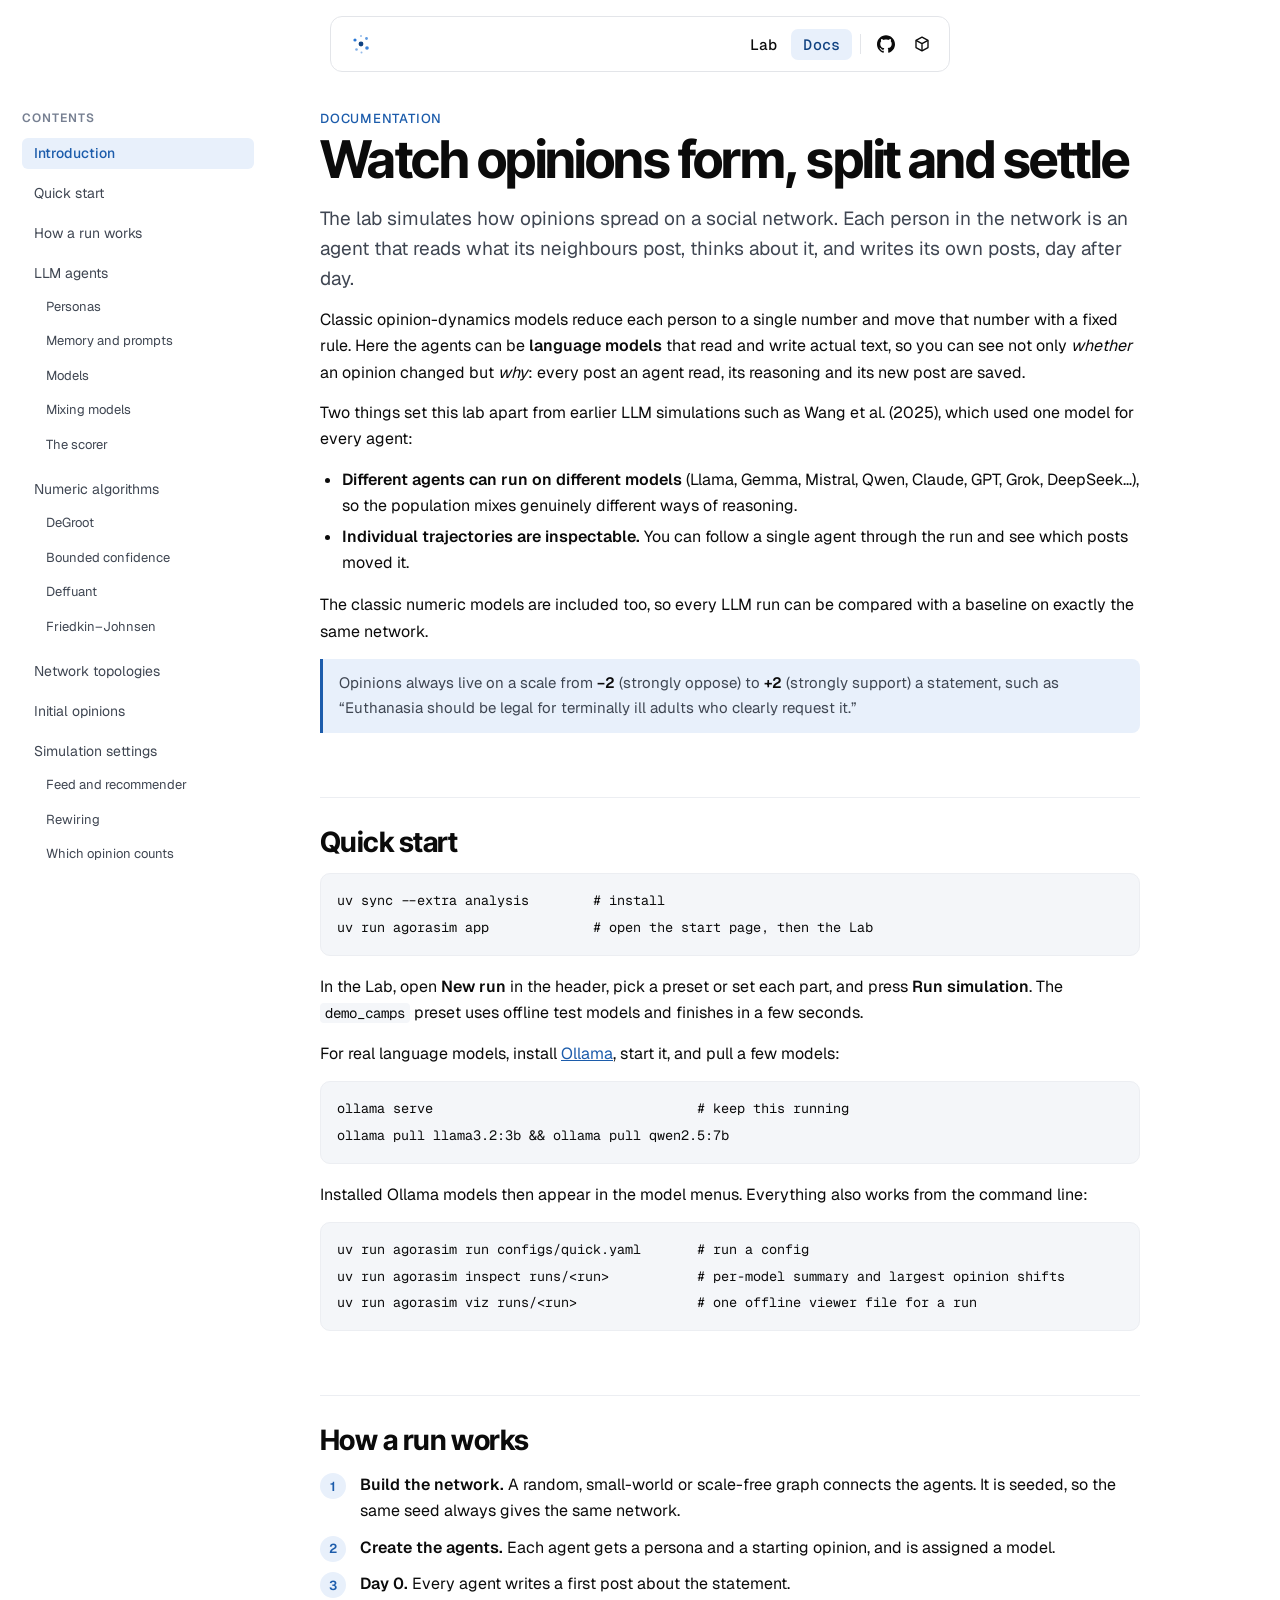
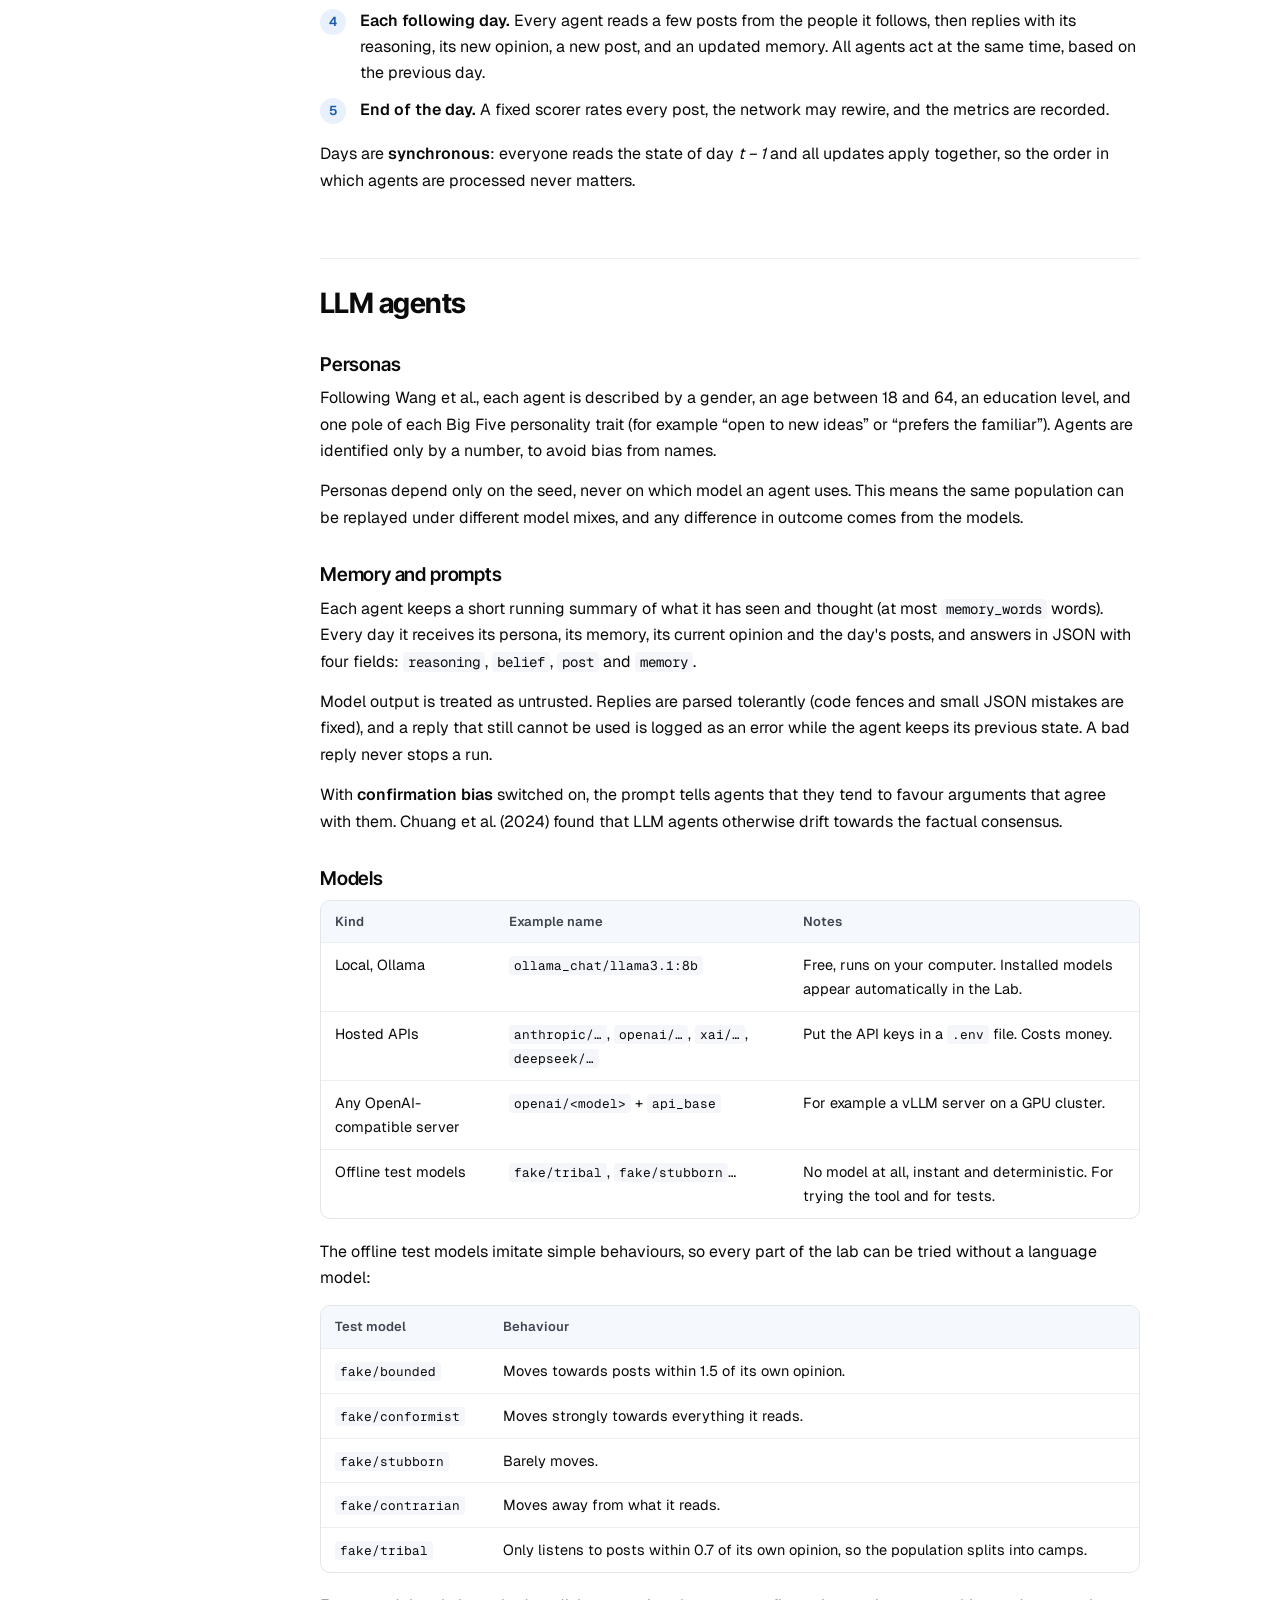
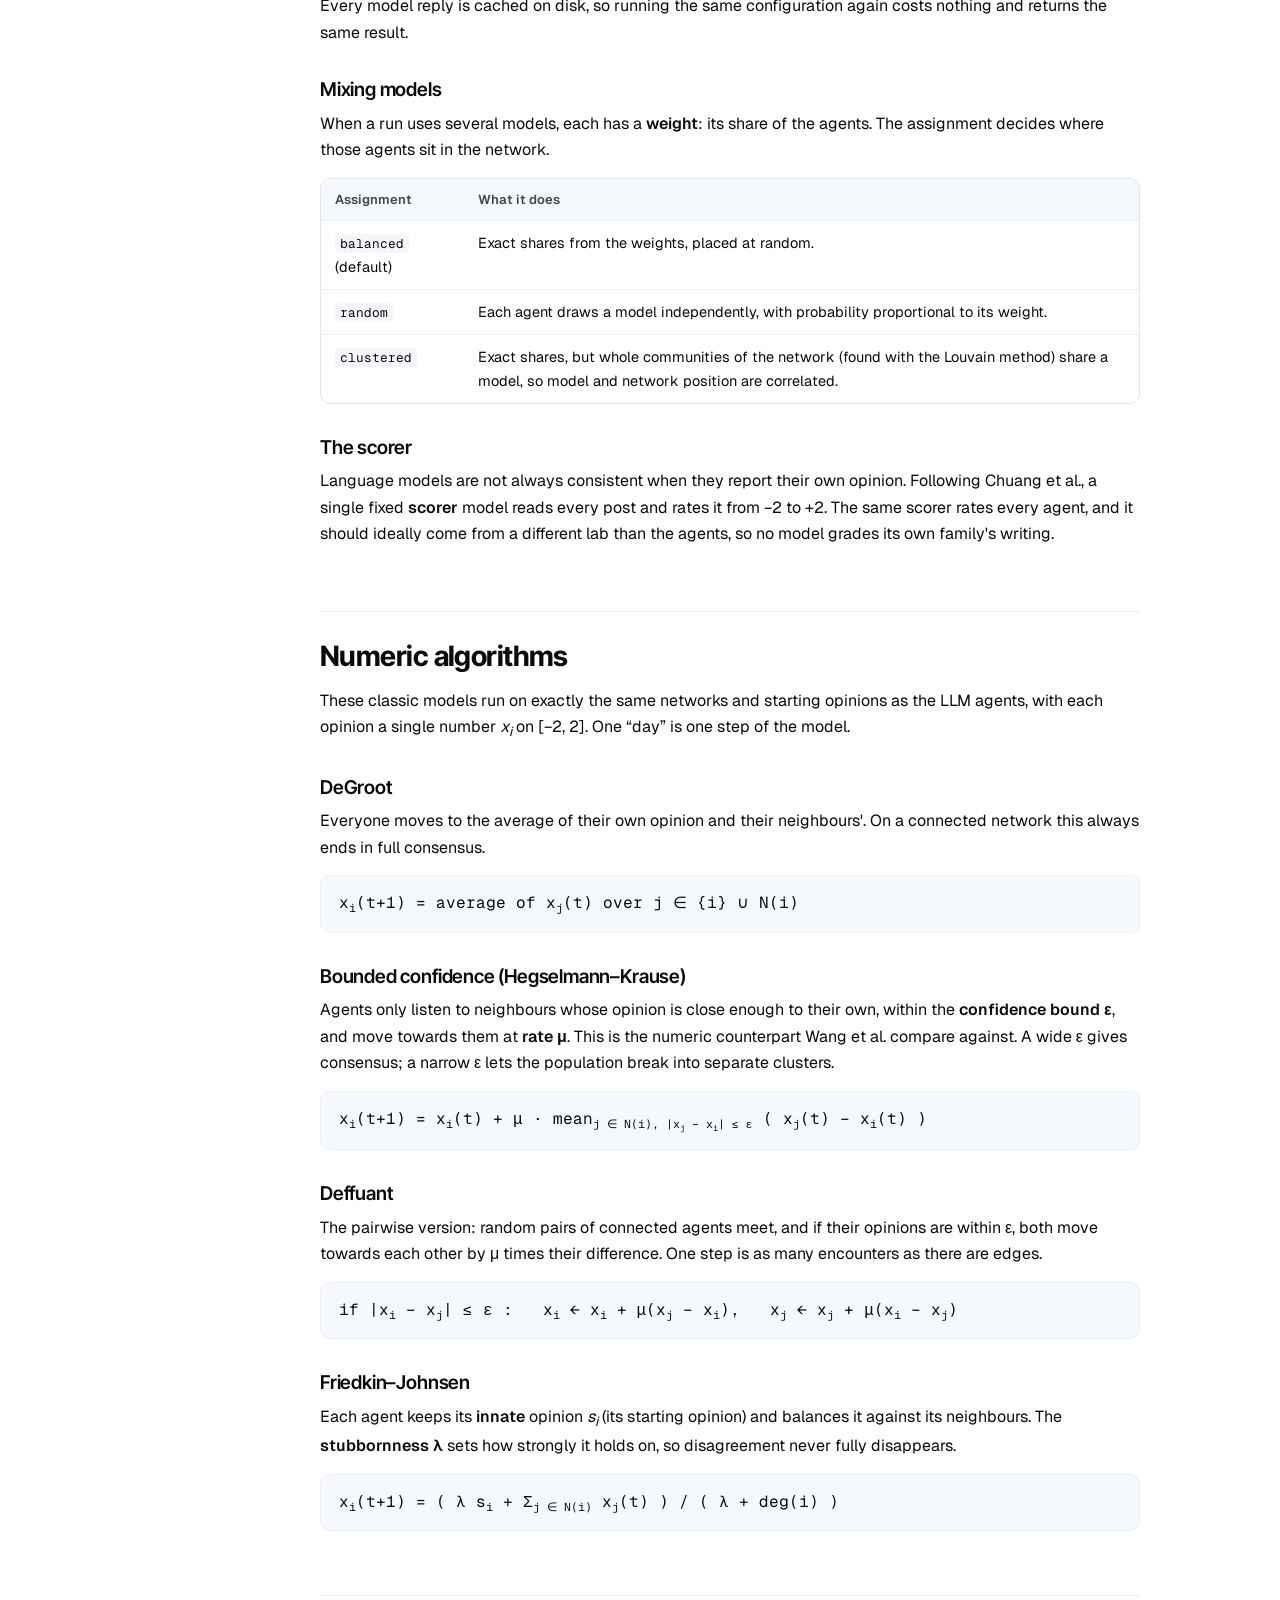
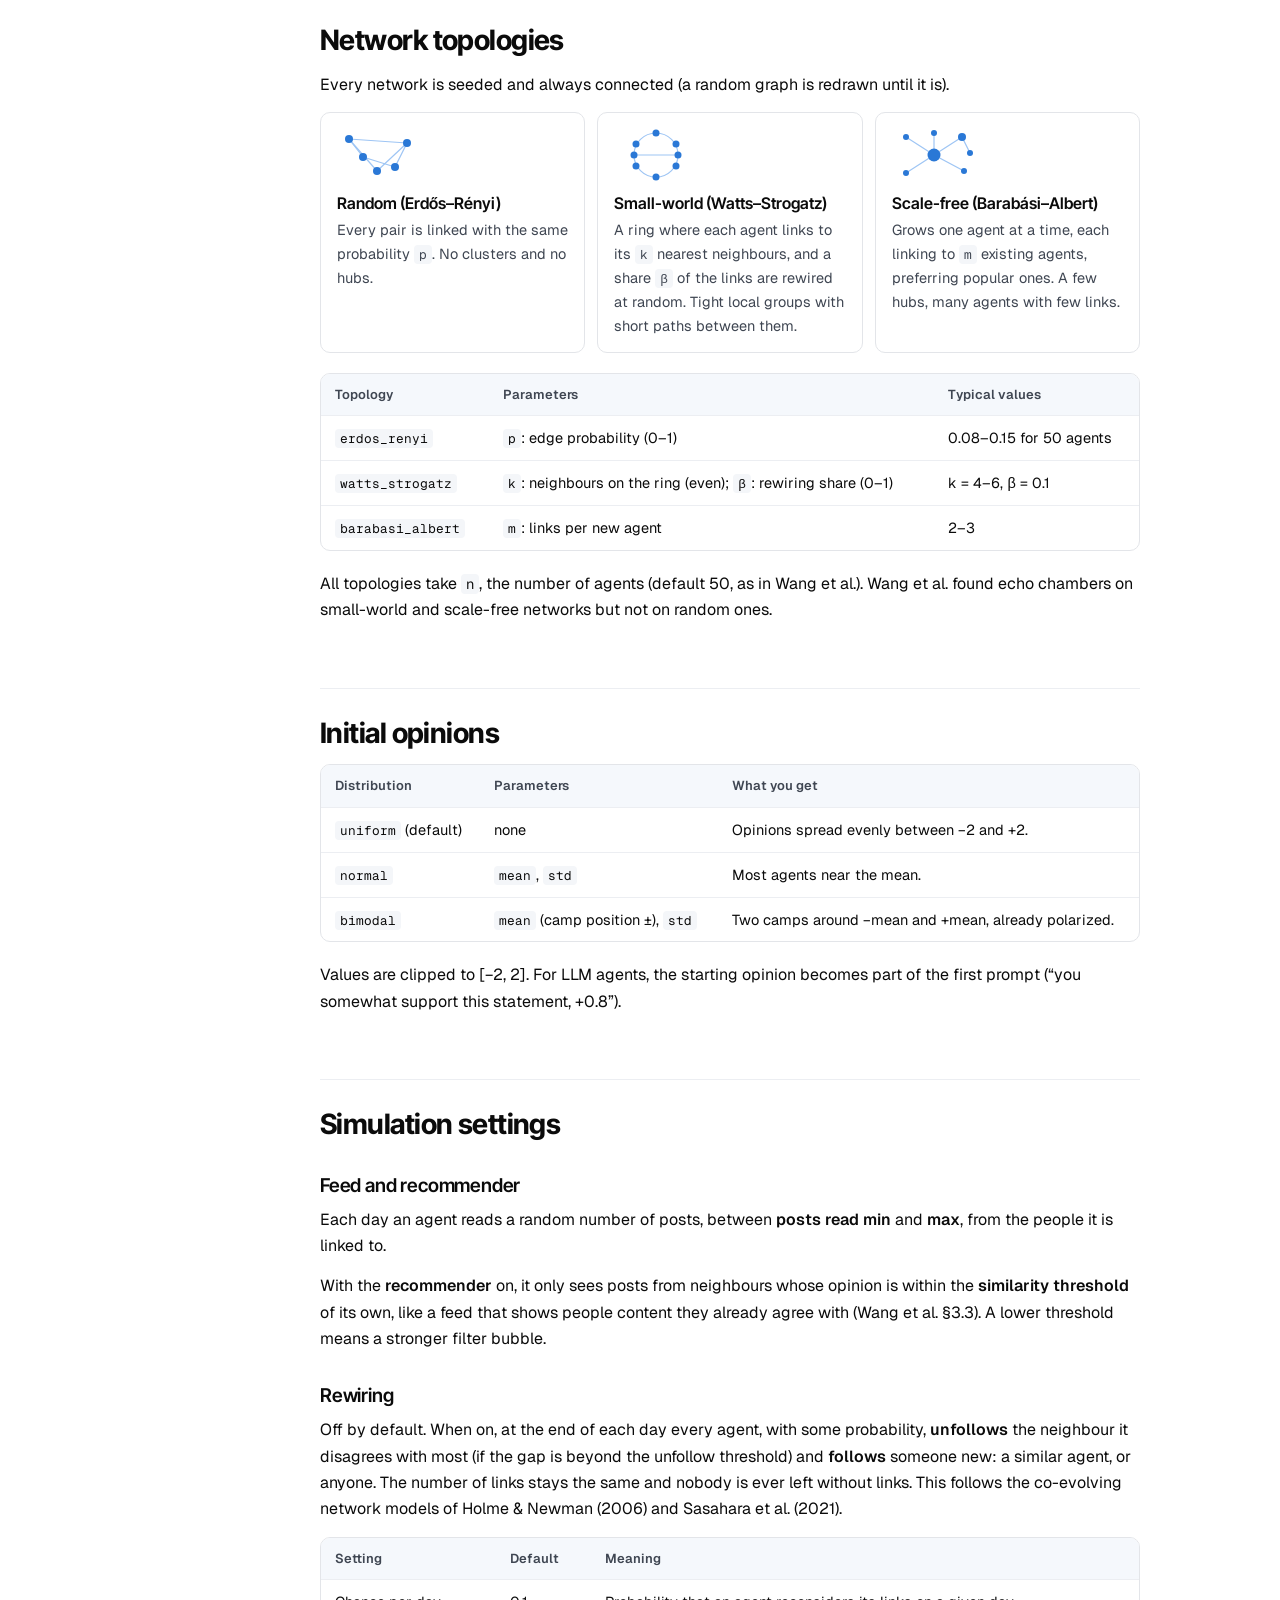
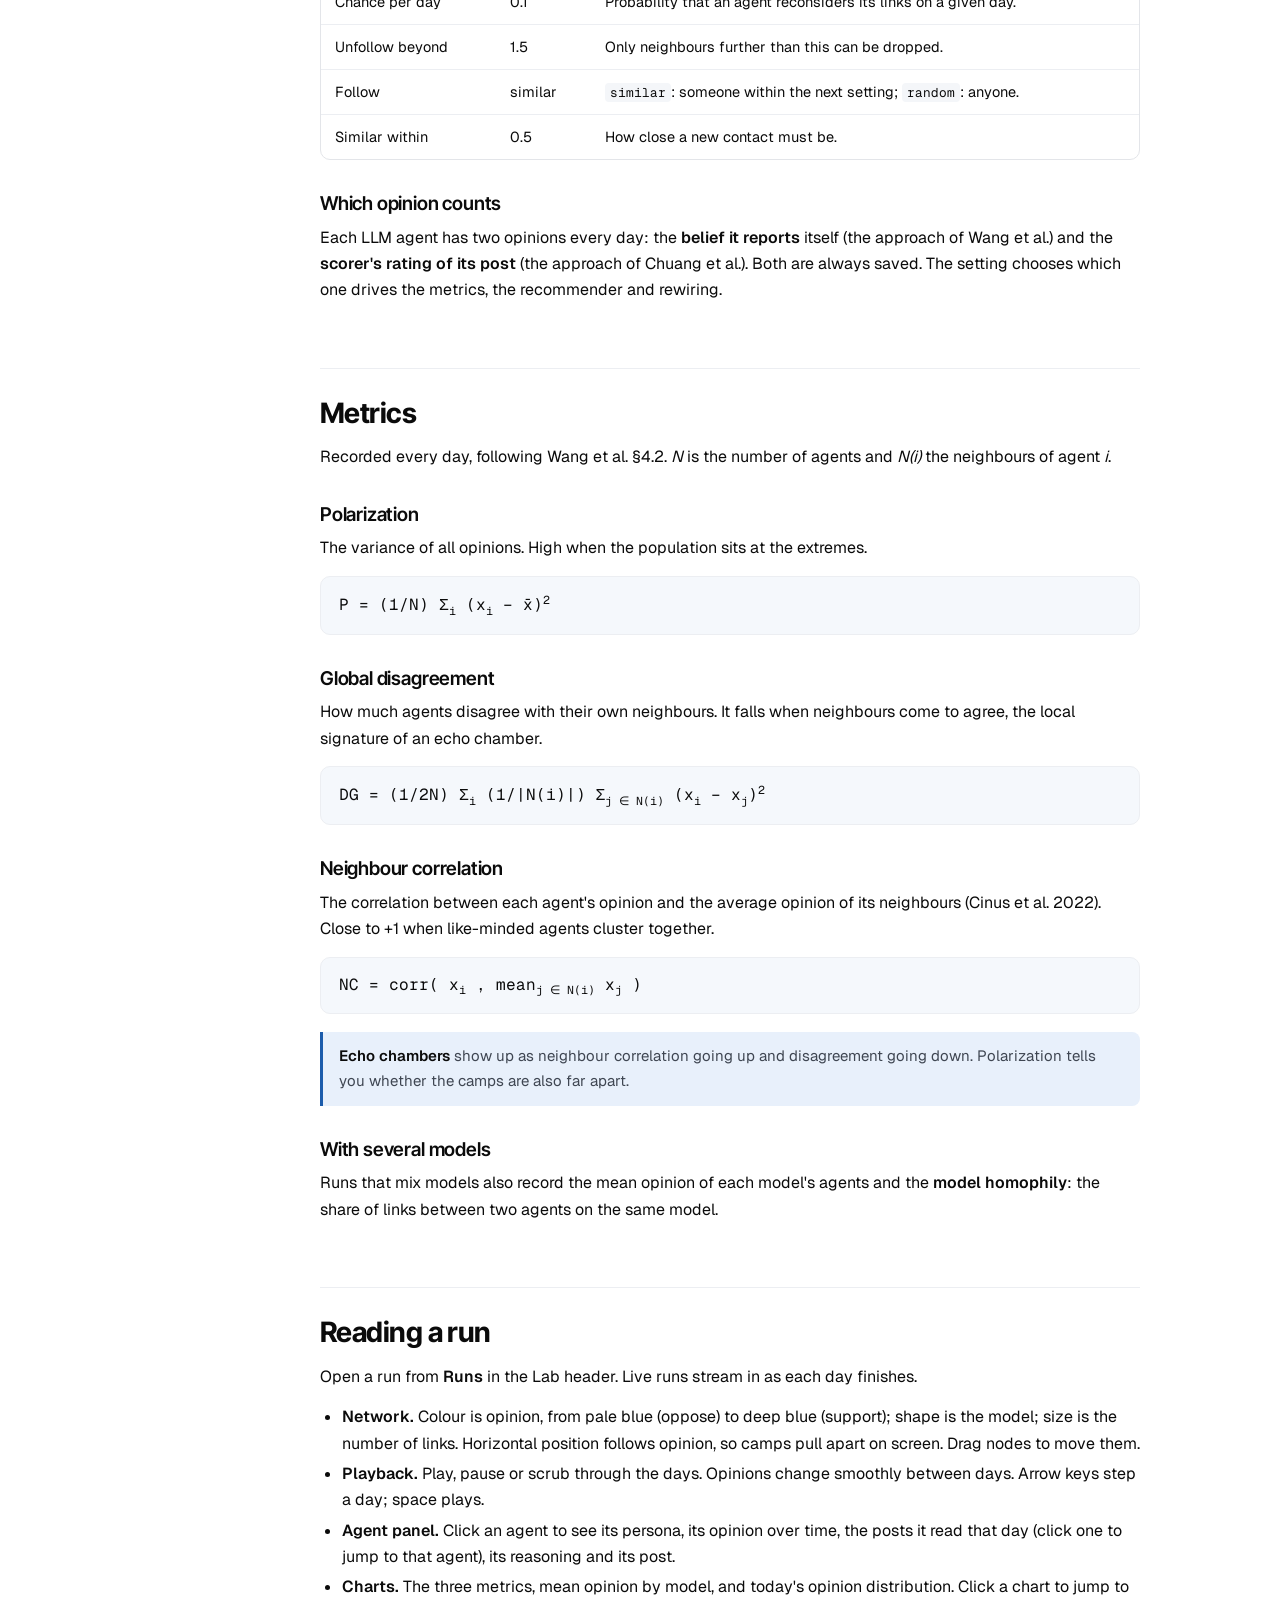
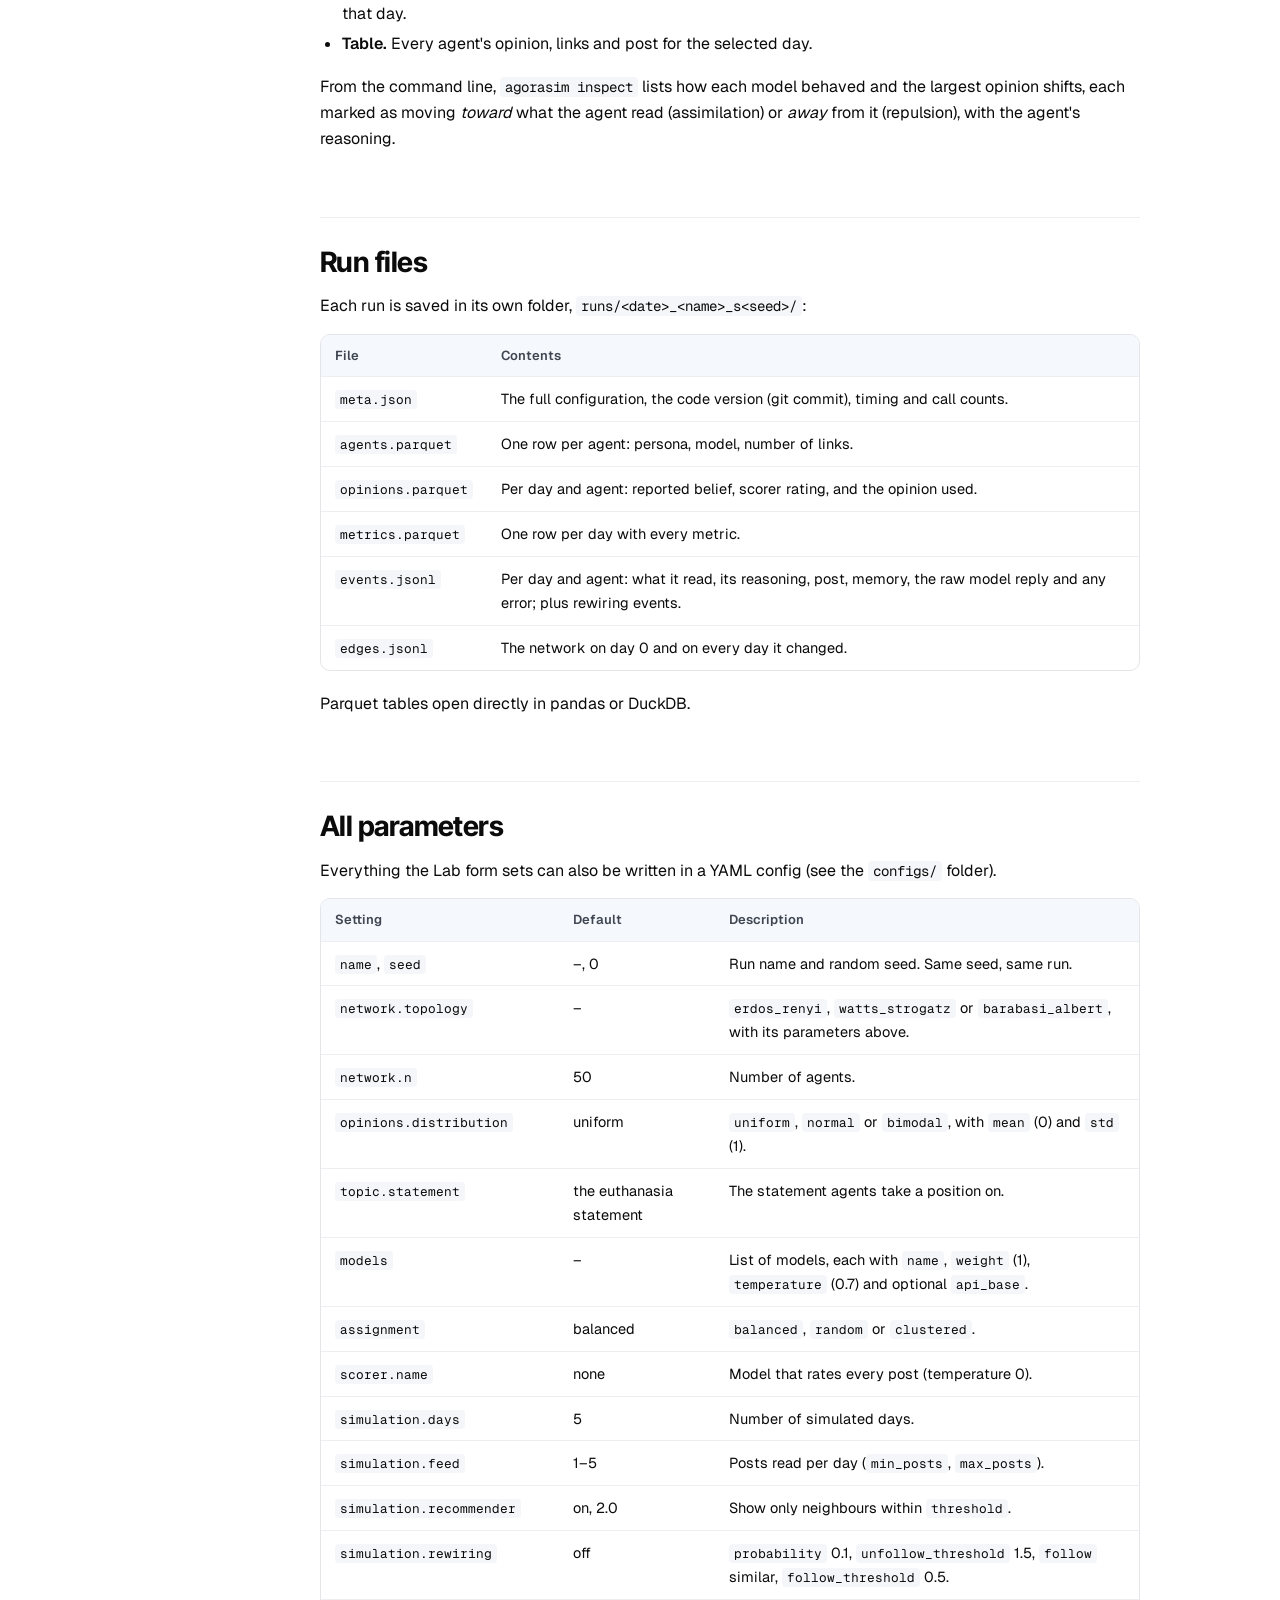
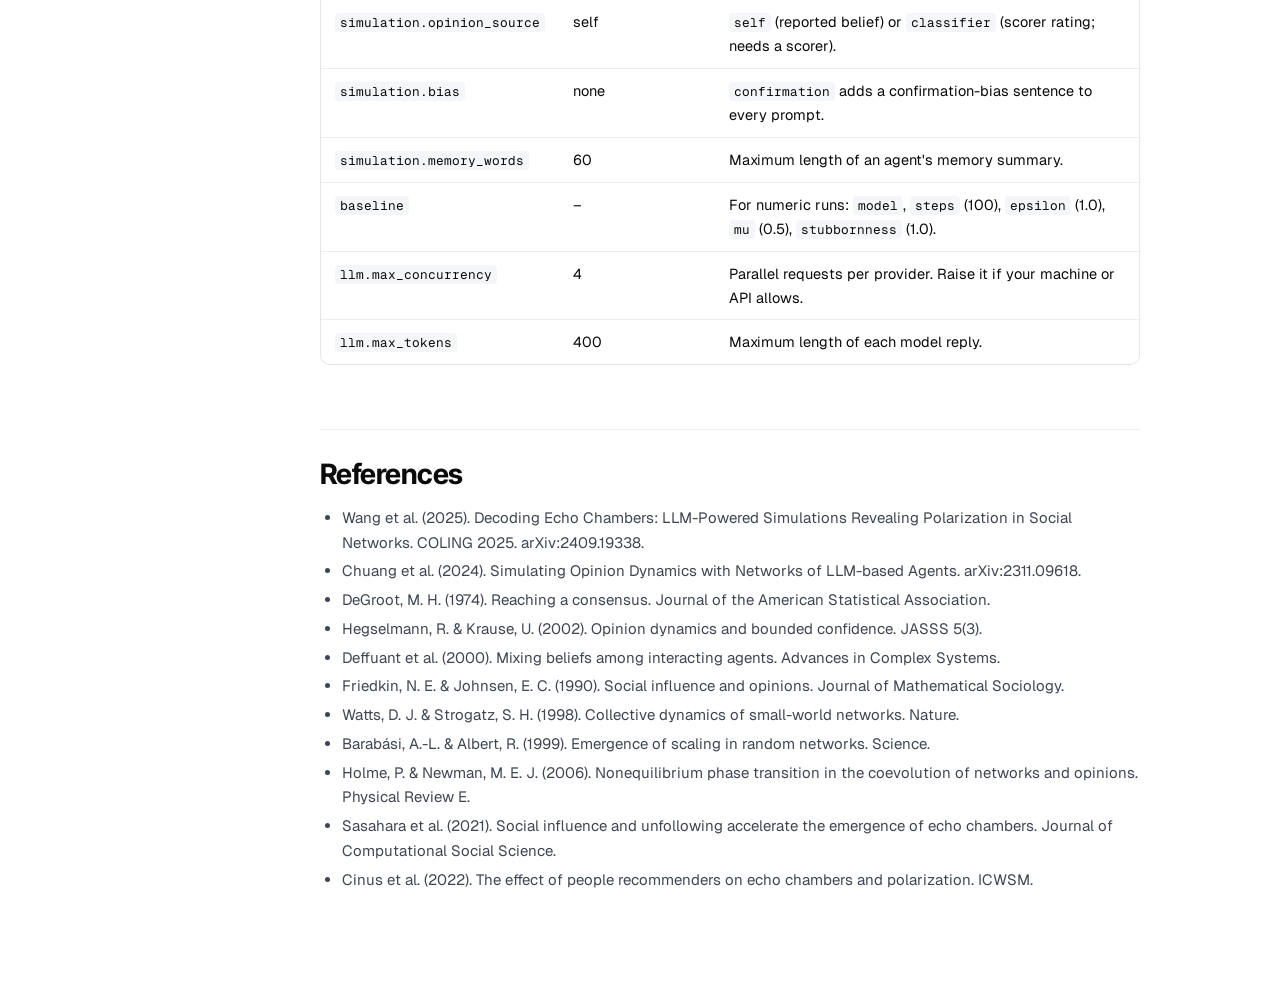
<file: src/agorasim/static/docs.html>
<!doctype html>
<html lang="en">
<head>
<meta charset="utf-8">
<meta name="viewport" content="width=device-width, initial-scale=1">
<title>Opinion Lab Docs</title>
<link rel="preconnect" href="https://fonts.googleapis.com">
<link rel="preconnect" href="https://fonts.gstatic.com" crossorigin>
<link rel="stylesheet" href="https://fonts.googleapis.com/css2?family=Inter+Tight:wght@600;700&family=Geist:wght@400;500;600&family=Geist+Mono:wght@400;500&display=swap">
<style>
:root {
  color-scheme: light;
  --page: #ffffff;
  --soft: #f5f8fc;
  --ink: #0b0b0b;
  --ink-2: #3f4652;
  --muted: #778092;
  --line: #e3e5e9;
  --line-2: #eceef2;
  --blue: #1c5cab;
  --blue-soft: #e8f0fb;
  --code-bg: #f4f6f9;
  --sans: "Geist", "Helvetica Neue", Arial, sans-serif;
  --display: "Inter Tight", "Geist", "Helvetica Neue", Arial, sans-serif;
  --mono: "Geist Mono", ui-monospace, "SF Mono", Menlo, monospace;
}
* { box-sizing: border-box; }
[hidden] { display: none !important; }
html { scroll-behavior: smooth; scroll-padding-top: 96px; }
@media (prefers-reduced-motion: reduce) { html { scroll-behavior: auto; } }
body { margin: 0; background: var(--page); color: var(--ink); font: 16px/1.65 var(--sans); }
a { color: var(--blue); }
:focus-visible { outline: 2px solid var(--blue); outline-offset: 2px; }

/* header, same as the landing page and the lab */
.topbar {
  position: fixed; z-index: 30; top: 16px; left: 50%; transform: translateX(-50%);
  width: min(620px, calc(100% - 32px)); height: 56px; padding: 0 10px 0 14px;
  display: flex; align-items: center; justify-content: space-between;
  background: rgba(255, 255, 255, 0.75); -webkit-backdrop-filter: blur(20px) saturate(1.4); backdrop-filter: blur(20px) saturate(1.4); border: 1px solid var(--line); border-radius: 12px;
}
.mark { display: inline-grid; place-items: center; width: 32px; height: 32px; border-radius: 8px; }
.nav { display: flex; align-items: center; gap: 2px; }
.nav-link {
  padding: 8px 12px; border-radius: 7px; color: var(--ink); text-decoration: none;
  font: 500 15px/1 "Geist Mono", ui-monospace, "SFMono-Regular", Menlo, monospace, "Geist", "Helvetica Neue", Arial, sans-serif; letter-spacing: 0.01em; transition: background .15s ease, color .15s ease;
}
.nav-link:hover { background: #eef3fa; color: #104281; }
.nav-link[aria-current="page"] { background: var(--blue-soft); color: #104281; }
.nav-sep { width: 1px; height: 20px; background: var(--line); margin: 0 6px; }
.icon-link { display: inline-grid; place-items: center; width: 34px; height: 34px; border-radius: 7px; color: var(--ink); }
.icon-link:hover { background: #eef3fa; color: #104281; }

/* layout: the document sits in a centred column exactly as wide as the header (620px),
   the index hangs in the left margin; on narrower screens it folds into a toggle above */
.layout {
  display: grid; grid-template-columns: minmax(0, 1fr) min(620px, 100%) minmax(0, 1fr); column-gap: 48px;
  padding: 112px 16px 96px;
}
.layout > .toc { grid-column: 1; justify-self: end; width: 240px; margin-right: clamp(0px, (100vw - 1240px) * 0.5, 128px); }
.layout > article { grid-column: 2; width: 820px; justify-self: start; margin-left: calc(-1 * clamp(0px, (100vw - 1240px) * 0.25, 64px)); }
/* on wide screens both slide left as space allows: the index more than the text (it stays >= 22px from the edge) */
.toc { position: sticky; top: 96px; align-self: start; max-height: calc(100vh - 120px); overflow-y: auto; padding-right: 8px; }
.toc p { margin: 0 0 10px; font: 600 12px/1 var(--sans); letter-spacing: .08em; text-transform: uppercase; color: var(--muted); }
.toc ol { list-style: none; margin: 0; padding: 0; display: grid; gap: 1px; }
.toc a {
  display: block; padding: 6px 10px; border-radius: 6px; color: var(--ink-2); text-decoration: none;
  font-size: 14px; line-height: 1.35; border-left: 2px solid transparent;
}
.toc a:hover { background: var(--soft); color: var(--ink); }
.toc a.active { color: var(--blue); background: var(--blue-soft); font-weight: 500; }
.toc ol ol { padding-left: 12px; margin: 1px 0 4px; }
.toc ol ol a { font-size: 13px; padding: 4px 10px; }
.toc-toggle { display: none; }
@media (max-width: 1239px) {
  .layout { grid-template-columns: min(620px, 100%); justify-content: center; padding: 92px 16px 64px; }
  .layout > .toc, .layout > article { grid-column: 1; width: auto; justify-self: stretch; margin: 0; }
  .layout > .toc { margin-bottom: 28px; }
  .toc { position: static; max-height: none; margin-bottom: 28px; border: 1px solid var(--line); border-radius: 10px; padding: 12px; }
  .toc-toggle { display: flex; width: 100%; justify-content: space-between; align-items: center; background: none; border: 0; padding: 0; font: 600 14px var(--sans); color: var(--ink); cursor: pointer; }
  .toc p { display: none; }
  .toc ol.top { margin-top: 10px; }
  .toc:not(.open) ol.top { display: none; }
}
@media (max-width: 700px) { .nav-link { padding: 8px 8px; font-size: 14px; } }

/* document typography */
article { min-width: 0; }
.eyebrow { margin: 0 0 8px; font: 500 13px/1 var(--sans); letter-spacing: .06em; text-transform: uppercase; color: var(--blue); }
h1 { margin: 0 0 16px; font: 700 clamp(36px, 5vw, 52px)/1.05 var(--display); letter-spacing: -0.03em; text-wrap: balance; }
.lead { font-size: 19px; line-height: 1.6; color: var(--ink-2); margin: 0 0 12px; }
h2 {
  margin: 64px 0 14px; padding-top: 28px; border-top: 1px solid var(--line-2);
  font: 700 28px/1.2 var(--display); letter-spacing: -0.02em; text-wrap: balance;
}
h3 { margin: 32px 0 8px; font: 600 19px/1.3 var(--display); letter-spacing: -0.01em; }
p { margin: 0 0 14px; }
ul, ol.list { margin: 0 0 16px; padding-left: 22px; }
li { margin: 4px 0; }
strong { font-weight: 600; }
code { font: 0.88em var(--mono); background: var(--code-bg); padding: 1px 5px; border-radius: 4px; }
pre { background: var(--code-bg); border: 1px solid var(--line-2); border-radius: 10px; padding: 14px 16px; overflow-x: auto; margin: 0 0 18px; }
pre code { background: none; padding: 0; font-size: 13.5px; line-height: 1.6; }
.formula {
  margin: 4px 0 18px; padding: 14px 18px; background: var(--soft); border-radius: 10px; border: 1px solid var(--line-2);
  font: 16px/1.6 var(--mono); overflow-x: auto; white-space: nowrap;
}
.formula sub, .formula sup { font-size: 0.72em; }
.note { margin: 0 0 18px; padding: 12px 16px; border-left: 3px solid var(--blue); background: var(--blue-soft); border-radius: 0 8px 8px 0; color: var(--ink-2); font-size: 15px; }
.note strong { color: var(--ink); }
.table-wrap { overflow-x: auto; margin: 0 0 20px; border: 1px solid var(--line); border-radius: 10px; }
table { width: 100%; border-collapse: collapse; font-size: 14.5px; }
th, td { text-align: left; padding: 10px 14px; border-bottom: 1px solid var(--line-2); vertical-align: top; }
th { font-weight: 600; background: var(--soft); color: var(--ink-2); font-size: 13px; }
tr:last-child td { border-bottom: 0; }
td code { white-space: nowrap; }
.cards { display: grid; grid-template-columns: repeat(auto-fit, minmax(210px, 1fr)); gap: 12px; margin: 4px 0 20px; }
.card { border: 1px solid var(--line); border-radius: 10px; padding: 14px 16px; }
.card h4 { margin: 0 0 4px; font: 600 16px/1.3 var(--display); }
.card p { margin: 0; font-size: 14.5px; color: var(--ink-2); }
.card svg { display: block; margin-bottom: 10px; }
.steps { counter-reset: step; list-style: none; padding: 0; margin: 0 0 18px; display: grid; gap: 10px; }
.steps li { counter-increment: step; position: relative; padding-left: 40px; margin: 0; }
.steps li::before {
  content: counter(step); position: absolute; left: 0; top: 1px; width: 26px; height: 26px; border-radius: 50%;
  display: grid; place-items: center; background: var(--blue-soft); color: var(--blue); font: 600 13px/1 var(--sans);
}
.refs li { font-size: 15px; color: var(--ink-2); }
</style>
</head>
<body>
<header class="topbar">
  <a class="mark" href="/" aria-label="Back to the start page">
    <svg width="22" height="22" viewBox="0 0 22 22" aria-hidden="true">
      <circle cx="11" cy="11" r="2.4" fill="#104281"/>
      <circle cx="5" cy="7" r="1.6" fill="#2a78d6"/><circle cx="16.5" cy="5.5" r="1.4" fill="#2a78d6" opacity=".75"/>
      <circle cx="17" cy="15" r="1.8" fill="#2a78d6" opacity=".9"/><circle cx="6.5" cy="16.5" r="1.3" fill="#2a78d6" opacity=".6"/>
      <circle cx="11" cy="3" r="1" fill="#2a78d6" opacity=".5"/><circle cx="11.5" cy="19.5" r="1" fill="#2a78d6" opacity=".5"/>
    </svg>
  </a>
  <nav class="nav">
    <a class="nav-link" href="/lab">Lab</a>
    <a class="nav-link" href="/docs" aria-current="page">Docs</a>
    <span class="nav-sep" aria-hidden="true"></span>
    <a class="icon-link" href="https://github.com/theoradicella/agorasim" target="_blank" rel="noopener" aria-label="GitHub repository" title="GitHub">
      <svg width="18" height="18" viewBox="0 0 24 24" aria-hidden="true"><path fill="currentColor" d="M12 .297c-6.63 0-12 5.373-12 12 0 5.303 3.438 9.8 8.205 11.385.6.113.82-.258.82-.577 0-.285-.01-1.04-.015-2.04-3.338.724-4.042-1.61-4.042-1.61C4.422 18.07 3.633 17.7 3.633 17.7c-1.087-.744.084-.729.084-.729 1.205.084 1.838 1.236 1.838 1.236 1.07 1.835 2.809 1.305 3.495.998.108-.776.417-1.305.76-1.605-2.665-.3-5.466-1.332-5.466-5.93 0-1.31.465-2.38 1.235-3.22-.135-.303-.54-1.523.105-3.176 0 0 1.005-.322 3.3 1.23.96-.267 1.98-.399 3-.405 1.02.006 2.04.138 3 .405 2.28-1.552 3.285-1.23 3.285-1.23.645 1.653.24 2.873.12 3.176.765.84 1.23 1.91 1.23 3.22 0 4.61-2.805 5.625-5.475 5.92.42.36.81 1.096.81 2.22 0 1.606-.015 2.896-.015 3.286 0 .315.21.69.825.57C20.565 22.092 24 17.592 24 12.297c0-6.627-5.373-12-12-12"/></svg>
    </a>
    <a class="icon-link" href="https://pypi.org/project/agorasim/" target="_blank" rel="noopener" aria-label="Python package on PyPI" title="PyPI">
      <svg width="18" height="18" viewBox="0 0 24 24" fill="none" stroke="currentColor" stroke-width="1.8" stroke-linejoin="round" aria-hidden="true"><path d="M12 2.8 20 7.2v9.6L12 21.2 4 16.8V7.2z"/><path d="M4 7.2 12 11.6l8-4.4M12 11.6v9.6"/></svg>
    </a>
  </nav>
</header>

<div class="layout">
  <nav class="toc" id="toc" aria-label="Contents">
    <button type="button" class="toc-toggle" id="toc-toggle" aria-expanded="false">Contents <span aria-hidden="true">▾</span></button>
    <p>Contents</p>
    <ol class="top">
      <li><a href="#introduction">Introduction</a></li>
      <li><a href="#quick-start">Quick start</a></li>
      <li><a href="#how-a-run-works">How a run works</a></li>
      <li><a href="#agents">LLM agents</a>
        <ol>
          <li><a href="#personas">Personas</a></li>
          <li><a href="#memory">Memory and prompts</a></li>
          <li><a href="#models">Models</a></li>
          <li><a href="#assignment">Mixing models</a></li>
          <li><a href="#scorer">The scorer</a></li>
        </ol>
      </li>
      <li><a href="#algorithms">Numeric algorithms</a>
        <ol>
          <li><a href="#degroot">DeGroot</a></li>
          <li><a href="#bounded-confidence">Bounded confidence</a></li>
          <li><a href="#deffuant">Deffuant</a></li>
          <li><a href="#friedkin-johnsen">Friedkin–Johnsen</a></li>
        </ol>
      </li>
      <li><a href="#topologies">Network topologies</a></li>
      <li><a href="#initial-opinions">Initial opinions</a></li>
      <li><a href="#simulation">Simulation settings</a>
        <ol>
          <li><a href="#feed">Feed and recommender</a></li>
          <li><a href="#rewiring">Rewiring</a></li>
          <li><a href="#opinion-source">Which opinion counts</a></li>
        </ol>
      </li>
      <li><a href="#metrics">Metrics</a></li>
      <li><a href="#reading-a-run">Reading a run</a></li>
      <li><a href="#outputs">Run files</a></li>
      <li><a href="#parameters">All parameters</a></li>
      <li><a href="#references">References</a></li>
    </ol>
  </nav>

  <article>
    <p class="eyebrow">Documentation</p>
    <h1 id="introduction">Watch opinions form, split and settle</h1>
    <p class="lead">The lab simulates how opinions spread on a social network. Each person in the network is an agent that reads what its neighbours post, thinks about it, and writes its own posts, day after day.</p>
    <p>Classic opinion-dynamics models reduce each person to a single number and move that number with a fixed rule. Here the agents can be <strong>language models</strong> that read and write actual text, so you can see not only <em>whether</em> an opinion changed but <em>why</em>: every post an agent read, its reasoning and its new post are saved.</p>
    <p>Two things set this lab apart from earlier LLM simulations such as Wang et al. (2025), which used one model for every agent:</p>
    <ul>
      <li><strong>Different agents can run on different models</strong> (Llama, Gemma, Mistral, Qwen, Claude, GPT, Grok, DeepSeek…), so the population mixes genuinely different ways of reasoning.</li>
      <li><strong>Individual trajectories are inspectable.</strong> You can follow a single agent through the run and see which posts moved it.</li>
    </ul>
    <p>The classic numeric models are included too, so every LLM run can be compared with a baseline on exactly the same network.</p>
    <div class="note">Opinions always live on a scale from <strong>−2</strong> (strongly oppose) to <strong>+2</strong> (strongly support) a statement, such as “Euthanasia should be legal for terminally ill adults who clearly request it.”</div>

    <h2 id="quick-start">Quick start</h2>
    <pre><code>uv sync --extra analysis        # install
uv run agorasim app             # open the start page, then the Lab</code></pre>
    <p>In the Lab, open <strong>New run</strong> in the header, pick a preset or set each part, and press <strong>Run simulation</strong>. The <code>demo_camps</code> preset uses offline test models and finishes in a few seconds.</p>
    <p>For real language models, install <a href="https://ollama.com" target="_blank" rel="noopener">Ollama</a>, start it, and pull a few models:</p>
    <pre><code>ollama serve                                 # keep this running
ollama pull llama3.2:3b &amp;&amp; ollama pull qwen2.5:7b</code></pre>
    <p>Installed Ollama models then appear in the model menus. Everything also works from the command line:</p>
    <pre><code>uv run agorasim run configs/quick.yaml       # run a config
uv run agorasim inspect runs/&lt;run&gt;           # per-model summary and largest opinion shifts
uv run agorasim viz runs/&lt;run&gt;               # one offline viewer file for a run</code></pre>

    <h2 id="how-a-run-works">How a run works</h2>
    <ol class="steps">
      <li><strong>Build the network.</strong> A random, small-world or scale-free graph connects the agents. It is seeded, so the same seed always gives the same network.</li>
      <li><strong>Create the agents.</strong> Each agent gets a persona and a starting opinion, and is assigned a model.</li>
      <li><strong>Day 0.</strong> Every agent writes a first post about the statement.</li>
      <li><strong>Each following day.</strong> Every agent reads a few posts from the people it follows, then replies with its reasoning, its new opinion, a new post, and an updated memory. All agents act at the same time, based on the previous day.</li>
      <li><strong>End of the day.</strong> A fixed scorer rates every post, the network may rewire, and the metrics are recorded.</li>
    </ol>
    <p>Days are <strong>synchronous</strong>: everyone reads the state of day <em>t − 1</em> and all updates apply together, so the order in which agents are processed never matters.</p>

    <h2 id="agents">LLM agents</h2>
    <h3 id="personas">Personas</h3>
    <p>Following Wang et al., each agent is described by a gender, an age between 18 and 64, an education level, and one pole of each Big Five personality trait (for example “open to new ideas” or “prefers the familiar”). Agents are identified only by a number, to avoid bias from names.</p>
    <p>Personas depend only on the seed, never on which model an agent uses. This means the same population can be replayed under different model mixes, and any difference in outcome comes from the models.</p>

    <h3 id="memory">Memory and prompts</h3>
    <p>Each agent keeps a short running summary of what it has seen and thought (at most <code>memory_words</code> words). Every day it receives its persona, its memory, its current opinion and the day's posts, and answers in JSON with four fields: <code>reasoning</code>, <code>belief</code>, <code>post</code> and <code>memory</code>.</p>
    <p>Model output is treated as untrusted. Replies are parsed tolerantly (code fences and small JSON mistakes are fixed), and a reply that still cannot be used is logged as an error while the agent keeps its previous state. A bad reply never stops a run.</p>
    <p>With <strong>confirmation bias</strong> switched on, the prompt tells agents that they tend to favour arguments that agree with them. Chuang et al. (2024) found that LLM agents otherwise drift towards the factual consensus.</p>

    <h3 id="models">Models</h3>
    <div class="table-wrap"><table>
      <thead><tr><th>Kind</th><th>Example name</th><th>Notes</th></tr></thead>
      <tbody>
        <tr><td>Local, Ollama</td><td><code>ollama_chat/llama3.1:8b</code></td><td>Free, runs on your computer. Installed models appear automatically in the Lab.</td></tr>
        <tr><td>Hosted APIs</td><td><code>anthropic/…</code>, <code>openai/…</code>, <code>xai/…</code>, <code>deepseek/…</code></td><td>Put the API keys in a <code>.env</code> file. Costs money.</td></tr>
        <tr><td>Any OpenAI-compatible server</td><td><code>openai/&lt;model&gt;</code> + <code>api_base</code></td><td>For example a vLLM server on a GPU cluster.</td></tr>
        <tr><td>Offline test models</td><td><code>fake/tribal</code>, <code>fake/stubborn</code>…</td><td>No model at all, instant and deterministic. For trying the tool and for tests.</td></tr>
      </tbody>
    </table></div>
    <p>The offline test models imitate simple behaviours, so every part of the lab can be tried without a language model:</p>
    <div class="table-wrap"><table>
      <thead><tr><th>Test model</th><th>Behaviour</th></tr></thead>
      <tbody>
        <tr><td><code>fake/bounded</code></td><td>Moves towards posts within 1.5 of its own opinion.</td></tr>
        <tr><td><code>fake/conformist</code></td><td>Moves strongly towards everything it reads.</td></tr>
        <tr><td><code>fake/stubborn</code></td><td>Barely moves.</td></tr>
        <tr><td><code>fake/contrarian</code></td><td>Moves away from what it reads.</td></tr>
        <tr><td><code>fake/tribal</code></td><td>Only listens to posts within 0.7 of its own opinion, so the population splits into camps.</td></tr>
      </tbody>
    </table></div>
    <p>Every model reply is cached on disk, so running the same configuration again costs nothing and returns the same result.</p>

    <h3 id="assignment">Mixing models</h3>
    <p>When a run uses several models, each has a <strong>weight</strong>: its share of the agents. The assignment decides where those agents sit in the network.</p>
    <div class="table-wrap"><table>
      <thead><tr><th>Assignment</th><th>What it does</th></tr></thead>
      <tbody>
        <tr><td><code>balanced</code> (default)</td><td>Exact shares from the weights, placed at random.</td></tr>
        <tr><td><code>random</code></td><td>Each agent draws a model independently, with probability proportional to its weight.</td></tr>
        <tr><td><code>clustered</code></td><td>Exact shares, but whole communities of the network (found with the Louvain method) share a model, so model and network position are correlated.</td></tr>
      </tbody>
    </table></div>

    <h3 id="scorer">The scorer</h3>
    <p>Language models are not always consistent when they report their own opinion. Following Chuang et al., a single fixed <strong>scorer</strong> model reads every post and rates it from −2 to +2. The same scorer rates every agent, and it should ideally come from a different lab than the agents, so no model grades its own family's writing.</p>

    <h2 id="algorithms">Numeric algorithms</h2>
    <p>These classic models run on exactly the same networks and starting opinions as the LLM agents, with each opinion a single number <em>x<sub>i</sub></em> on [−2, 2]. One “day” is one step of the model.</p>

    <h3 id="degroot">DeGroot</h3>
    <p>Everyone moves to the average of their own opinion and their neighbours'. On a connected network this always ends in full consensus.</p>
    <div class="formula">x<sub>i</sub>(t+1) = average of x<sub>j</sub>(t) over j ∈ {i} ∪ N(i)</div>

    <h3 id="bounded-confidence">Bounded confidence (Hegselmann–Krause)</h3>
    <p>Agents only listen to neighbours whose opinion is close enough to their own, within the <strong>confidence bound ε</strong>, and move towards them at <strong>rate μ</strong>. This is the numeric counterpart Wang et al. compare against. A wide ε gives consensus; a narrow ε lets the population break into separate clusters.</p>
    <div class="formula">x<sub>i</sub>(t+1) = x<sub>i</sub>(t) + μ · mean<sub>j ∈ N(i), |x<sub>j</sub> − x<sub>i</sub>| ≤ ε</sub> ( x<sub>j</sub>(t) − x<sub>i</sub>(t) )</div>

    <h3 id="deffuant">Deffuant</h3>
    <p>The pairwise version: random pairs of connected agents meet, and if their opinions are within ε, both move towards each other by μ times their difference. One step is as many encounters as there are edges.</p>
    <div class="formula">if |x<sub>i</sub> − x<sub>j</sub>| ≤ ε : &nbsp; x<sub>i</sub> ← x<sub>i</sub> + μ(x<sub>j</sub> − x<sub>i</sub>), &nbsp; x<sub>j</sub> ← x<sub>j</sub> + μ(x<sub>i</sub> − x<sub>j</sub>)</div>

    <h3 id="friedkin-johnsen">Friedkin–Johnsen</h3>
    <p>Each agent keeps its <strong>innate</strong> opinion <em>s<sub>i</sub></em> (its starting opinion) and balances it against its neighbours. The <strong>stubbornness λ</strong> sets how strongly it holds on, so disagreement never fully disappears.</p>
    <div class="formula">x<sub>i</sub>(t+1) = ( λ s<sub>i</sub> + Σ<sub>j ∈ N(i)</sub> x<sub>j</sub>(t) ) / ( λ + deg(i) )</div>

    <h2 id="topologies">Network topologies</h2>
    <p>Every network is seeded and always connected (a random graph is redrawn until it is).</p>
    <div class="cards">
      <div class="card">
        <svg width="84" height="56" viewBox="0 0 84 56" aria-hidden="true"><g stroke="#9ec5f4" stroke-width="1.2"><line x1="12" y1="12" x2="40" y2="44"/><line x1="12" y1="12" x2="70" y2="16"/><line x1="40" y1="44" x2="70" y2="16"/><line x1="26" y1="30" x2="58" y2="40"/><line x1="58" y1="40" x2="70" y2="16"/><line x1="12" y1="12" x2="26" y2="30"/></g><g fill="#2a78d6"><circle cx="12" cy="12" r="4"/><circle cx="40" cy="44" r="4"/><circle cx="70" cy="16" r="4"/><circle cx="26" cy="30" r="4"/><circle cx="58" cy="40" r="4"/></g></svg>
        <h4>Random (Erdős–Rényi)</h4>
        <p>Every pair is linked with the same probability <code>p</code>. No clusters and no hubs.</p>
      </div>
      <div class="card">
        <svg width="84" height="56" viewBox="0 0 84 56" aria-hidden="true"><g stroke="#9ec5f4" stroke-width="1.2" fill="none"><circle cx="42" cy="28" r="22"/><line x1="20" y1="28" x2="64" y2="28"/></g><g fill="#2a78d6"><circle cx="42" cy="6" r="3.5"/><circle cx="62" cy="17" r="3.5"/><circle cx="64" cy="28" r="3.5"/><circle cx="62" cy="39" r="3.5"/><circle cx="42" cy="50" r="3.5"/><circle cx="22" cy="39" r="3.5"/><circle cx="20" cy="28" r="3.5"/><circle cx="22" cy="17" r="3.5"/></g></svg>
        <h4>Small-world (Watts–Strogatz)</h4>
        <p>A ring where each agent links to its <code>k</code> nearest neighbours, and a share <code>β</code> of the links are rewired at random. Tight local groups with short paths between them.</p>
      </div>
      <div class="card">
        <svg width="84" height="56" viewBox="0 0 84 56" aria-hidden="true"><g stroke="#9ec5f4" stroke-width="1.2"><line x1="42" y1="28" x2="14" y2="10"/><line x1="42" y1="28" x2="14" y2="46"/><line x1="42" y1="28" x2="70" y2="10"/><line x1="42" y1="28" x2="72" y2="44"/><line x1="42" y1="28" x2="42" y2="6"/><line x1="70" y1="10" x2="78" y2="26"/></g><g fill="#2a78d6"><circle cx="42" cy="28" r="6.5"/><circle cx="14" cy="10" r="3"/><circle cx="14" cy="46" r="3"/><circle cx="70" cy="10" r="4"/><circle cx="72" cy="44" r="3"/><circle cx="42" cy="6" r="3"/><circle cx="78" cy="26" r="3"/></g></svg>
        <h4>Scale-free (Barabási–Albert)</h4>
        <p>Grows one agent at a time, each linking to <code>m</code> existing agents, preferring popular ones. A few hubs, many agents with few links.</p>
      </div>
    </div>
    <div class="table-wrap"><table>
      <thead><tr><th>Topology</th><th>Parameters</th><th>Typical values</th></tr></thead>
      <tbody>
        <tr><td><code>erdos_renyi</code></td><td><code>p</code>: edge probability (0–1)</td><td>0.08–0.15 for 50 agents</td></tr>
        <tr><td><code>watts_strogatz</code></td><td><code>k</code>: neighbours on the ring (even); <code>β</code>: rewiring share (0–1)</td><td>k = 4–6, β = 0.1</td></tr>
        <tr><td><code>barabasi_albert</code></td><td><code>m</code>: links per new agent</td><td>2–3</td></tr>
      </tbody>
    </table></div>
    <p>All topologies take <code>n</code>, the number of agents (default 50, as in Wang et al.). Wang et al. found echo chambers on small-world and scale-free networks but not on random ones.</p>

    <h2 id="initial-opinions">Initial opinions</h2>
    <div class="table-wrap"><table>
      <thead><tr><th>Distribution</th><th>Parameters</th><th>What you get</th></tr></thead>
      <tbody>
        <tr><td><code>uniform</code> (default)</td><td>none</td><td>Opinions spread evenly between −2 and +2.</td></tr>
        <tr><td><code>normal</code></td><td><code>mean</code>, <code>std</code></td><td>Most agents near the mean.</td></tr>
        <tr><td><code>bimodal</code></td><td><code>mean</code> (camp position ±), <code>std</code></td><td>Two camps around −mean and +mean, already polarized.</td></tr>
      </tbody>
    </table></div>
    <p>Values are clipped to [−2, 2]. For LLM agents, the starting opinion becomes part of the first prompt (“you somewhat support this statement, +0.8”).</p>

    <h2 id="simulation">Simulation settings</h2>
    <h3 id="feed">Feed and recommender</h3>
    <p>Each day an agent reads a random number of posts, between <strong>posts read min</strong> and <strong>max</strong>, from the people it is linked to.</p>
    <p>With the <strong>recommender</strong> on, it only sees posts from neighbours whose opinion is within the <strong>similarity threshold</strong> of its own, like a feed that shows people content they already agree with (Wang et al. §3.3). A lower threshold means a stronger filter bubble.</p>

    <h3 id="rewiring">Rewiring</h3>
    <p>Off by default. When on, at the end of each day every agent, with some probability, <strong>unfollows</strong> the neighbour it disagrees with most (if the gap is beyond the unfollow threshold) and <strong>follows</strong> someone new: a similar agent, or anyone. The number of links stays the same and nobody is ever left without links. This follows the co-evolving network models of Holme &amp; Newman (2006) and Sasahara et al. (2021).</p>
    <div class="table-wrap"><table>
      <thead><tr><th>Setting</th><th>Default</th><th>Meaning</th></tr></thead>
      <tbody>
        <tr><td>Chance per day</td><td>0.1</td><td>Probability that an agent reconsiders its links on a given day.</td></tr>
        <tr><td>Unfollow beyond</td><td>1.5</td><td>Only neighbours further than this can be dropped.</td></tr>
        <tr><td>Follow</td><td>similar</td><td><code>similar</code>: someone within the next setting; <code>random</code>: anyone.</td></tr>
        <tr><td>Similar within</td><td>0.5</td><td>How close a new contact must be.</td></tr>
      </tbody>
    </table></div>

    <h3 id="opinion-source">Which opinion counts</h3>
    <p>Each LLM agent has two opinions every day: the <strong>belief it reports</strong> itself (the approach of Wang et al.) and the <strong>scorer's rating of its post</strong> (the approach of Chuang et al.). Both are always saved. The setting chooses which one drives the metrics, the recommender and rewiring.</p>

    <h2 id="metrics">Metrics</h2>
    <p>Recorded every day, following Wang et al. §4.2. <em>N</em> is the number of agents and <em>N(i)</em> the neighbours of agent <em>i</em>.</p>
    <h3>Polarization</h3>
    <p>The variance of all opinions. High when the population sits at the extremes.</p>
    <div class="formula">P = (1/N) Σ<sub>i</sub> (x<sub>i</sub> − x̄)<sup>2</sup></div>
    <h3>Global disagreement</h3>
    <p>How much agents disagree with their own neighbours. It falls when neighbours come to agree, the local signature of an echo chamber.</p>
    <div class="formula">DG = (1/2N) Σ<sub>i</sub> (1/|N(i)|) Σ<sub>j ∈ N(i)</sub> (x<sub>i</sub> − x<sub>j</sub>)<sup>2</sup></div>
    <h3>Neighbour correlation</h3>
    <p>The correlation between each agent's opinion and the average opinion of its neighbours (Cinus et al. 2022). Close to +1 when like-minded agents cluster together.</p>
    <div class="formula">NC = corr( x<sub>i</sub> , mean<sub>j ∈ N(i)</sub> x<sub>j</sub> )</div>
    <div class="note"><strong>Echo chambers</strong> show up as neighbour correlation going up and disagreement going down. Polarization tells you whether the camps are also far apart.</div>
    <h3>With several models</h3>
    <p>Runs that mix models also record the mean opinion of each model's agents and the <strong>model homophily</strong>: the share of links between two agents on the same model.</p>

    <h2 id="reading-a-run">Reading a run</h2>
    <p>Open a run from <strong>Runs</strong> in the Lab header. Live runs stream in as each day finishes.</p>
    <ul>
      <li><strong>Network.</strong> Colour is opinion, from pale blue (oppose) to deep blue (support); shape is the model; size is the number of links. Horizontal position follows opinion, so camps pull apart on screen. Drag nodes to move them.</li>
      <li><strong>Playback.</strong> Play, pause or scrub through the days. Opinions change smoothly between days. Arrow keys step a day; space plays.</li>
      <li><strong>Agent panel.</strong> Click an agent to see its persona, its opinion over time, the posts it read that day (click one to jump to that agent), its reasoning and its post.</li>
      <li><strong>Charts.</strong> The three metrics, mean opinion by model, and today's opinion distribution. Click a chart to jump to that day.</li>
      <li><strong>Table.</strong> Every agent's opinion, links and post for the selected day.</li>
    </ul>
    <p>From the command line, <code>agorasim inspect</code> lists how each model behaved and the largest opinion shifts, each marked as moving <em>toward</em> what the agent read (assimilation) or <em>away</em> from it (repulsion), with the agent's reasoning.</p>

    <h2 id="outputs">Run files</h2>
    <p>Each run is saved in its own folder, <code>runs/&lt;date&gt;_&lt;name&gt;_s&lt;seed&gt;/</code>:</p>
    <div class="table-wrap"><table>
      <thead><tr><th>File</th><th>Contents</th></tr></thead>
      <tbody>
        <tr><td><code>meta.json</code></td><td>The full configuration, the code version (git commit), timing and call counts.</td></tr>
        <tr><td><code>agents.parquet</code></td><td>One row per agent: persona, model, number of links.</td></tr>
        <tr><td><code>opinions.parquet</code></td><td>Per day and agent: reported belief, scorer rating, and the opinion used.</td></tr>
        <tr><td><code>metrics.parquet</code></td><td>One row per day with every metric.</td></tr>
        <tr><td><code>events.jsonl</code></td><td>Per day and agent: what it read, its reasoning, post, memory, the raw model reply and any error; plus rewiring events.</td></tr>
        <tr><td><code>edges.jsonl</code></td><td>The network on day 0 and on every day it changed.</td></tr>
      </tbody>
    </table></div>
    <p>Parquet tables open directly in pandas or DuckDB.</p>

    <h2 id="parameters">All parameters</h2>
    <p>Everything the Lab form sets can also be written in a YAML config (see the <code>configs/</code> folder).</p>
    <div class="table-wrap"><table>
      <thead><tr><th>Setting</th><th>Default</th><th>Description</th></tr></thead>
      <tbody>
        <tr><td><code>name</code>, <code>seed</code></td><td>–, 0</td><td>Run name and random seed. Same seed, same run.</td></tr>
        <tr><td><code>network.topology</code></td><td>–</td><td><code>erdos_renyi</code>, <code>watts_strogatz</code> or <code>barabasi_albert</code>, with its parameters above.</td></tr>
        <tr><td><code>network.n</code></td><td>50</td><td>Number of agents.</td></tr>
        <tr><td><code>opinions.distribution</code></td><td>uniform</td><td><code>uniform</code>, <code>normal</code> or <code>bimodal</code>, with <code>mean</code> (0) and <code>std</code> (1).</td></tr>
        <tr><td><code>topic.statement</code></td><td>the euthanasia statement</td><td>The statement agents take a position on.</td></tr>
        <tr><td><code>models</code></td><td>–</td><td>List of models, each with <code>name</code>, <code>weight</code> (1), <code>temperature</code> (0.7) and optional <code>api_base</code>.</td></tr>
        <tr><td><code>assignment</code></td><td>balanced</td><td><code>balanced</code>, <code>random</code> or <code>clustered</code>.</td></tr>
        <tr><td><code>scorer.name</code></td><td>none</td><td>Model that rates every post (temperature 0).</td></tr>
        <tr><td><code>simulation.days</code></td><td>5</td><td>Number of simulated days.</td></tr>
        <tr><td><code>simulation.feed</code></td><td>1–5</td><td>Posts read per day (<code>min_posts</code>, <code>max_posts</code>).</td></tr>
        <tr><td><code>simulation.recommender</code></td><td>on, 2.0</td><td>Show only neighbours within <code>threshold</code>.</td></tr>
        <tr><td><code>simulation.rewiring</code></td><td>off</td><td><code>probability</code> 0.1, <code>unfollow_threshold</code> 1.5, <code>follow</code> similar, <code>follow_threshold</code> 0.5.</td></tr>
        <tr><td><code>simulation.opinion_source</code></td><td>self</td><td><code>self</code> (reported belief) or <code>classifier</code> (scorer rating; needs a scorer).</td></tr>
        <tr><td><code>simulation.bias</code></td><td>none</td><td><code>confirmation</code> adds a confirmation-bias sentence to every prompt.</td></tr>
        <tr><td><code>simulation.memory_words</code></td><td>60</td><td>Maximum length of an agent's memory summary.</td></tr>
        <tr><td><code>baseline</code></td><td>–</td><td>For numeric runs: <code>model</code>, <code>steps</code> (100), <code>epsilon</code> (1.0), <code>mu</code> (0.5), <code>stubbornness</code> (1.0).</td></tr>
        <tr><td><code>llm.max_concurrency</code></td><td>4</td><td>Parallel requests per provider. Raise it if your machine or API allows.</td></tr>
        <tr><td><code>llm.max_tokens</code></td><td>400</td><td>Maximum length of each model reply.</td></tr>
      </tbody>
    </table></div>

    <h2 id="references">References</h2>
    <ul class="refs">
      <li>Wang et al. (2025). Decoding Echo Chambers: LLM-Powered Simulations Revealing Polarization in Social Networks. COLING 2025. arXiv:2409.19338.</li>
      <li>Chuang et al. (2024). Simulating Opinion Dynamics with Networks of LLM-based Agents. arXiv:2311.09618.</li>
      <li>DeGroot, M. H. (1974). Reaching a consensus. Journal of the American Statistical Association.</li>
      <li>Hegselmann, R. &amp; Krause, U. (2002). Opinion dynamics and bounded confidence. JASSS 5(3).</li>
      <li>Deffuant et al. (2000). Mixing beliefs among interacting agents. Advances in Complex Systems.</li>
      <li>Friedkin, N. E. &amp; Johnsen, E. C. (1990). Social influence and opinions. Journal of Mathematical Sociology.</li>
      <li>Watts, D. J. &amp; Strogatz, S. H. (1998). Collective dynamics of small-world networks. Nature.</li>
      <li>Barabási, A.-L. &amp; Albert, R. (1999). Emergence of scaling in random networks. Science.</li>
      <li>Holme, P. &amp; Newman, M. E. J. (2006). Nonequilibrium phase transition in the coevolution of networks and opinions. Physical Review E.</li>
      <li>Sasahara et al. (2021). Social influence and unfollowing accelerate the emergence of echo chambers. Journal of Computational Social Science.</li>
      <li>Cinus et al. (2022). The effect of people recommenders on echo chambers and polarization. ICWSM.</li>
    </ul>
  </article>
</div>

<script>
(function () {
  "use strict";
  const reduce = window.matchMedia("(prefers-reduced-motion: reduce)").matches;
  // highlight the section being read in the index
  const links = [...document.querySelectorAll(".toc a")];
  const byId = new Map(links.map((a) => [a.getAttribute("href").slice(1), a]));
  const targets = [...byId.keys()].map((id) => document.getElementById(id)).filter(Boolean);
  function update() {
    let current = targets[0];
    for (const t of targets) { if (t.getBoundingClientRect().top <= 120) current = t; }
    if (window.innerHeight + window.scrollY >= document.body.scrollHeight - 4) current = targets[targets.length - 1];
    links.forEach((a) => a.classList.toggle("active", a === byId.get(current.id)));
  }
  window.addEventListener("scroll", update, { passive: true });
  update();
  // phone: the index folds away
  const toc = document.getElementById("toc"), toggle = document.getElementById("toc-toggle");
  toggle.addEventListener("click", () => { const open = !toc.classList.contains("open"); toc.classList.toggle("open", open); toggle.setAttribute("aria-expanded", String(open)); });
  links.forEach((a) => a.addEventListener("click", () => { toc.classList.remove("open"); toggle.setAttribute("aria-expanded", "false"); }));
})();
</script>
</body>
</html>
</file>
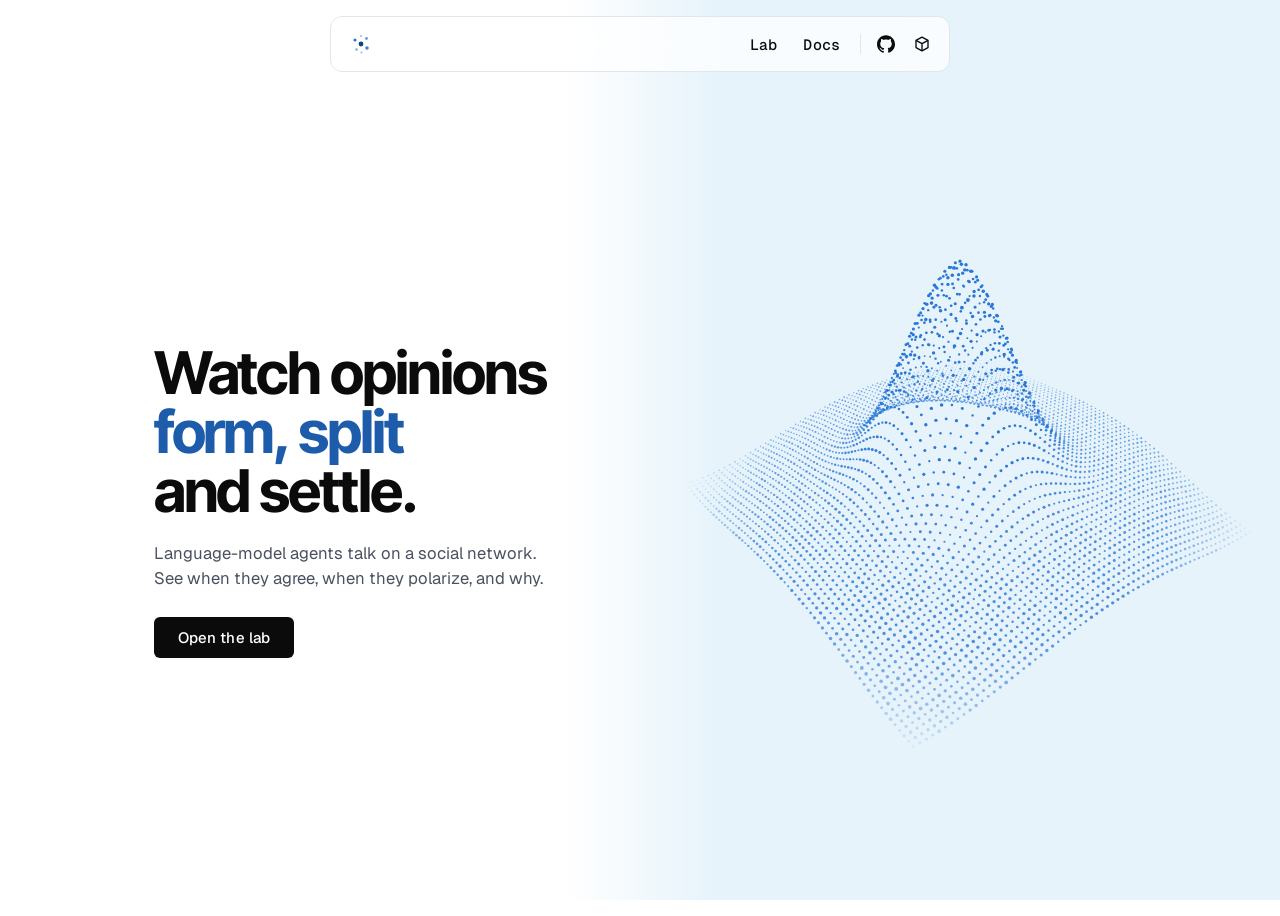
<file: src/agorasim/static/landing.html>
<!doctype html>
<html lang="en">
<head>
<meta charset="utf-8">
<meta name="viewport" content="width=device-width, initial-scale=1">
<title>Opinion Lab</title>
<link rel="preconnect" href="https://fonts.googleapis.com">
<link rel="preconnect" href="https://fonts.gstatic.com" crossorigin>
<link rel="stylesheet" href="https://fonts.googleapis.com/css2?family=Inter+Tight:wght@700&family=Geist:wght@400;500;600&family=Geist+Mono:wght@500&display=swap">
<style>
:root {
  color-scheme: light;
  --page: #ffffff;
  --left: #ffffff;
  --right: #e6f3fb;  /* cool sky blue, no violet cast */
  --dot: #2a78d6;
  --accent: #1c5cab;
  --accent-hover: #184f95;
}
* { box-sizing: border-box; }
html, body {
  min-height: 100vh; overflow: hidden;
  background: var(--left);
  font: 16px/1.5 "Geist", "Helvetica Neue", Arial, sans-serif;
}
/* the dots are drawn above the two coloured halves; clicks pass through to the links */
canvas { position: fixed; inset: 0; width: 100%; height: 100%; display: block; z-index: 1; pointer-events: none; }
.layout {
  position: fixed; inset: 0; display: grid; grid-template-columns: 1fr 1fr;
  /* a soft blend between the halves instead of a hard edge */
  background: linear-gradient(90deg, var(--left) 0%, var(--left) 44%, var(--right) 56%, var(--right) 100%);
}
.left {
  display: grid; align-content: center; justify-items: start; gap: 26px;
  padding: 150px clamp(20px, 6vw, 96px) 48px; position: relative;
}
.copy { display: grid; gap: 20px; max-width: 560px; }
.copy h1 {
  margin: 0; color: #0b0b0b; text-wrap: balance;
  font: 700 clamp(40px, 4.6vw, 76px)/1.0 "Inter Tight", "Geist", "Helvetica Neue", Arial, sans-serif;
  letter-spacing: -0.035em;
}
.copy h1 em { font-style: normal; color: #1c5cab; }
.copy p {
  margin: 0; max-width: 42ch; color: #4a5160;
  font: 400 clamp(16px, 1.3vw, 19px)/1.5 "Geist", "Helvetica Neue", Arial, sans-serif;
}
.enter {
  pointer-events: auto; position: relative; z-index: 2; display: inline-flex; align-items: center; justify-content: center;
  padding: 13px 24px; border-radius: 6px; background: #0b0b0b; color: #fff; text-decoration: none;
  font: 500 15px/1 "Geist", "Helvetica Neue", Arial, sans-serif; letter-spacing: 0.01em;
  transition: background .18s ease, transform .18s ease;
}
.enter:hover { background: #104281; }
.enter:active { transform: translateY(1px); }
.enter:focus-visible { outline: 2px solid #1c5cab; outline-offset: 3px; }
.right { display: grid; place-items: center; padding: 150px 32px 32px; }
/* desktop: double the left padding of the text half */
@media (min-width: 821px) {
  .left { padding-left: clamp(40px, 12vw, 192px); }
}
/* the plane is drawn on the full-screen canvas, centred on this box */
.ball { width: 100%; max-width: 760px; aspect-ratio: 1.15; }
@media (max-width: 820px) {
  .layout {
    grid-template-columns: 1fr; grid-template-rows: 52% 48%;
    background: linear-gradient(180deg, var(--left) 0%, var(--left) 46%, var(--right) 56%, var(--right) 100%);
  }
  .left { align-content: end; padding-top: 96px; padding-bottom: 28px; gap: 18px; }
  .right { padding: 8px 16px; }
  .ball { max-width: 440px; aspect-ratio: 1.3; }
}
.topbar {
  position: fixed; z-index: 5; top: 16px; left: 50%; transform: translateX(-50%);
  width: min(620px, calc(100% - 32px)); height: 56px; padding: 0 10px 0 14px;
  display: flex; align-items: center; justify-content: space-between;
  background: rgba(255, 255, 255, 0.75); -webkit-backdrop-filter: blur(20px) saturate(1.4); backdrop-filter: blur(20px) saturate(1.4); border: 1px solid #e3e5e9; border-radius: 12px;
}
.mark { display: inline-grid; place-items: center; width: 32px; height: 32px; border-radius: 8px; }
.mark:focus-visible, .nav-link:focus-visible { outline: 2px solid #0b0b0b; outline-offset: 2px; }
.nav-link {
  padding: 8px 12px; border-radius: 7px; color: #0b0b0b; text-decoration: none;
  font: 500 15px/1 "Geist Mono", ui-monospace, "SFMono-Regular", Menlo, monospace, "Geist", "Helvetica Neue", Arial, sans-serif; letter-spacing: 0.01em;
  transition: background .15s ease, color .15s ease;
}
.nav-link:hover { background: #eef3fa; color: #104281; }
.nav { display: flex; align-items: center; gap: 2px; }
.nav-sep { width: 1px; height: 20px; background: #e3e5e9; margin: 0 6px; }
.icon-link {
  display: inline-grid; place-items: center; width: 34px; height: 34px; border-radius: 7px;
  color: #0b0b0b; transition: background .15s ease, color .15s ease;
}
.icon-link:hover { background: #eef3fa; color: #104281; }
.icon-link:focus-visible { outline: 2px solid #0b0b0b; outline-offset: 2px; }
@media (max-width: 700px) { .nav-link { padding: 8px 8px; font-size: 14px; } }
</style>
</head>
<body>
<canvas id="swarm" aria-hidden="true"></canvas>
<header class="topbar">
  <a class="mark" href="/" aria-label="Home">
    <svg width="22" height="22" viewBox="0 0 22 22" aria-hidden="true">
      <circle cx="11" cy="11" r="2.4" fill="#104281"/>
      <circle cx="5" cy="7" r="1.6" fill="#2a78d6"/><circle cx="16.5" cy="5.5" r="1.4" fill="#2a78d6" opacity=".75"/>
      <circle cx="17" cy="15" r="1.8" fill="#2a78d6" opacity=".9"/><circle cx="6.5" cy="16.5" r="1.3" fill="#2a78d6" opacity=".6"/>
      <circle cx="11" cy="3" r="1" fill="#2a78d6" opacity=".5"/><circle cx="11.5" cy="19.5" r="1" fill="#2a78d6" opacity=".5"/>
    </svg>
  </a>
  <nav class="nav">
    <a class="nav-link" href="/lab">Lab</a>
    <a class="nav-link" href="/docs">Docs</a>
    <span class="nav-sep" aria-hidden="true"></span>
    <a class="icon-link" href="https://github.com/theoradicella/agorasim" target="_blank" rel="noopener" aria-label="GitHub repository" title="GitHub">
      <svg width="18" height="18" viewBox="0 0 24 24" aria-hidden="true"><path fill="currentColor" d="M12 .297c-6.63 0-12 5.373-12 12 0 5.303 3.438 9.8 8.205 11.385.6.113.82-.258.82-.577 0-.285-.01-1.04-.015-2.04-3.338.724-4.042-1.61-4.042-1.61C4.422 18.07 3.633 17.7 3.633 17.7c-1.087-.744.084-.729.084-.729 1.205.084 1.838 1.236 1.838 1.236 1.07 1.835 2.809 1.305 3.495.998.108-.776.417-1.305.76-1.605-2.665-.3-5.466-1.332-5.466-5.93 0-1.31.465-2.38 1.235-3.22-.135-.303-.54-1.523.105-3.176 0 0 1.005-.322 3.3 1.23.96-.267 1.98-.399 3-.405 1.02.006 2.04.138 3 .405 2.28-1.552 3.285-1.23 3.285-1.23.645 1.653.24 2.873.12 3.176.765.84 1.23 1.91 1.23 3.22 0 4.61-2.805 5.625-5.475 5.92.42.36.81 1.096.81 2.22 0 1.606-.015 2.896-.015 3.286 0 .315.21.69.825.57C20.565 22.092 24 17.592 24 12.297c0-6.627-5.373-12-12-12"/></svg>
    </a>
    <a class="icon-link" href="https://pypi.org/project/agorasim/" target="_blank" rel="noopener" aria-label="Python package on PyPI" title="PyPI">
      <svg width="18" height="18" viewBox="0 0 24 24" fill="none" stroke="currentColor" stroke-width="1.8" stroke-linejoin="round" aria-hidden="true">
        <path d="M12 2.8 20 7.2v9.6L12 21.2 4 16.8V7.2z"/><path d="M4 7.2 12 11.6l8-4.4M12 11.6v9.6"/>
      </svg>
    </a>
  </nav>
</header>
<div class="layout">
  <section class="left">
    <div class="copy">
      <h1>Watch opinions <em>form, split</em> and settle.</h1>
      <p>Language-model agents talk on a social network. See when they agree, when they polarize, and why.</p>
    </div>
    <a class="enter" href="/lab">Open the lab</a>
  </section>
  <section class="right">
    <div class="ball" id="ball"></div>
  </section>
</div>

<script>
(function () {
  "use strict";
  const canvas = document.getElementById("swarm");
  const ctx = canvas.getContext("2d");
  const box = document.getElementById("ball");
  const reduce = window.matchMedia("(prefers-reduced-motion: reduce)").matches;
  const DOT = getComputedStyle(document.documentElement).getPropertyValue("--dot").trim();

  let W = 0, H = 0, DPR = 1, cx = 0, cy = 0, R = 200;
  let pts = [];
  const pointer = { x: -9999, y: -9999, active: false };
  let rotY = 0.6, tiltX = 0, tiltY = 0;
  const VIEW_X = -0.72;   // camera looks down on the plane
  const SIZE = 0.74;      // half-width of the plane, in units of R

  // Opinion distributions that rise out of the plane, one after another (every 4 s):
  // consensus (one peak) -> polarization (two camps) -> fragmentation (three clusters) -> ...
  // Each is a sum of Gaussian bumps: [x, z, height, width]. Opinion runs along x.
  const DISTS = [
    [[0, 0, 0.95, 0.3]],
    [[-0.58, 0, 0.82, 0.22], [0.58, 0, 0.82, 0.22]],
    [[-0.7, 0.32, 0.62, 0.17], [0.05, -0.38, 0.72, 0.18], [0.66, 0.3, 0.56, 0.16]],
  ];
  const PERIOD = 4, MORPH = 1.6;
  const smooth = (x) => x <= 0 ? 0 : x >= 1 ? 1 : x * x * x * (x * (x * 6 - 15) + 10);
  function phase(sec) {
    const k = Math.floor(sec / PERIOD), c = sec - k * PERIOD;
    return {
      from: DISTS[k % DISTS.length], to: DISTS[(k + 1) % DISTS.length],
      m: c < PERIOD - MORPH ? 0 : (c - (PERIOD - MORPH)) / MORPH,
    };
  }
  function height(dist, x, z) {
    let h = 0;
    for (const [bx, bz, a, w] of dist) {
      const dx = x - bx, dz = z - bz;
      h += a * Math.exp(-(dx * dx + dz * dz) / (2 * w * w));
    }
    return h;
  }

  function makePoints() {
    const n = 4200;
    const g = Math.round(Math.sqrt(n));
    pts = [];
    for (let i = 0; i < g; i++) {
      for (let j = 0; j < g; j++) {
        pts.push({
          gx: (i / (g - 1)) * 2 - 1, gz: (j / (g - 1)) * 2 - 1,
          ox: 0, oy: 0, vx: 0, vy: 0, // screen-space push away from the pointer
          size: 0.85 + Math.random() * 0.45,
        });
      }
    }
  }

  function resize() {
    DPR = Math.min(window.devicePixelRatio || 1, 2);
    W = window.innerWidth; H = window.innerHeight;
    canvas.width = W * DPR; canvas.height = H * DPR;
    ctx.setTransform(DPR, 0, 0, DPR, 0, 0);
    const b = box.getBoundingClientRect();
    cx = b.left + b.width / 2; cy = b.top + b.height / 2 - b.height * 0.02; R = Math.min(b.width / 2, b.height * 0.62) * 0.95;
    makePoints();
  }

  const proj = [];
  let startAt = null;
  function frame(now) {
    if (startAt == null) startAt = now;
    const sec = (now - startAt) / 1000;
    if (!reduce) rotY += 0.0012;
    const tx = pointer.active ? ((pointer.y - cy) / H) * 0.35 : 0;
    const ty = pointer.active ? ((pointer.x - cx) / W) * 0.5 : 0;
    tiltX += (tx - tiltX) * 0.04; tiltY += (ty - tiltY) * 0.04;
    const ay = rotY + tiltY, ax = VIEW_X + tiltX;
    const sy = Math.sin(ay), cyy = Math.cos(ay), sx = Math.sin(ax), cxx = Math.cos(ax);
    const persp = 3.6, reach = R * 0.45, reach2 = reach * reach;
    const ph = reduce ? { from: DISTS[1], to: DISTS[1], m: 0 } : phase(sec);
    const m = smooth(ph.m);

    proj.length = 0;
    for (const p of pts) {
      const x = p.gx * SIZE, z = p.gz * SIZE;
      const r = Math.hypot(p.gx, p.gz);
      // the travelling wave, calmer towards the edges
      const wave = reduce ? 0 : (0.07 * Math.sin(r * 6 - sec * 2.2) + 0.035 * Math.sin((p.gx + p.gz) * 3 - sec * 1.4)) * (1 - r * 0.4);
      const hA = height(ph.from, p.gx, p.gz), hB = height(ph.to, p.gx, p.gz);
      const y = -(hA + (hB - hA) * m) - wave; // negative y is up
      const x1 = x * cyy + z * sy, z1 = -x * sy + z * cyy;   // rotate around y
      const y1 = y * cxx - z1 * sx, z2 = y * sx + z1 * cxx;  // then around x
      const s = persp / (persp - z2);
      const px = cx + x1 * R * s, py = cy + y1 * R * s;

      if (pointer.active && !reduce) {
        const dx = px + p.ox - pointer.x, dy = py + p.oy - pointer.y, d2 = dx * dx + dy * dy;
        if (d2 < reach2) {
          const d = Math.sqrt(d2) + 0.001, f = (1 - d / reach) ** 2 * 2.6;
          p.vx += (dx / d) * f; p.vy += (dy / d) * f;
        }
      }
      p.vx += -p.ox * 0.035; p.vy += -p.oy * 0.035;
      p.vx *= 0.86; p.vy *= 0.86;
      p.ox += p.vx; p.oy += p.vy;

      // fade the far edge of the plane into the page
      const edge = Math.max(0, Math.min(1, (1 - r / 1.45) * 3.2));
      proj.push({ x: px + p.ox, y: py + p.oy, z: z2, r: p.size * s * (R / 260), a: edge, h: -y });
    }
    proj.sort((a, b) => a.z - b.z); // back to front

    ctx.clearRect(0, 0, W, H);
    ctx.fillStyle = DOT;
    for (const q of proj) {
      const depth = Math.max(0, Math.min(1, (q.z + SIZE) / (2 * SIZE)));
      // points on the peaks are a little stronger, so the distribution reads
      ctx.globalAlpha = q.a * Math.min(1, 0.5 + depth * 0.35 + q.h * 0.6);
      ctx.beginPath();
      ctx.arc(q.x, q.y, Math.max(0.5, q.r * (0.6 + depth * 0.6)), 0, Math.PI * 2);
      ctx.fill();
    }
    ctx.globalAlpha = 1;
    if (!reduce) requestAnimationFrame(frame);
  }

  window.addEventListener("resize", () => { resize(); if (reduce) frame(performance.now()); });
  window.addEventListener("pointermove", (e) => { pointer.x = e.clientX; pointer.y = e.clientY; pointer.active = true; });
  document.addEventListener("mouseleave", () => { pointer.active = false; });
  window.addEventListener("blur", () => { pointer.active = false; });


  resize();
  requestAnimationFrame(frame);
})();
</script>
</body>
</html>
</file>
